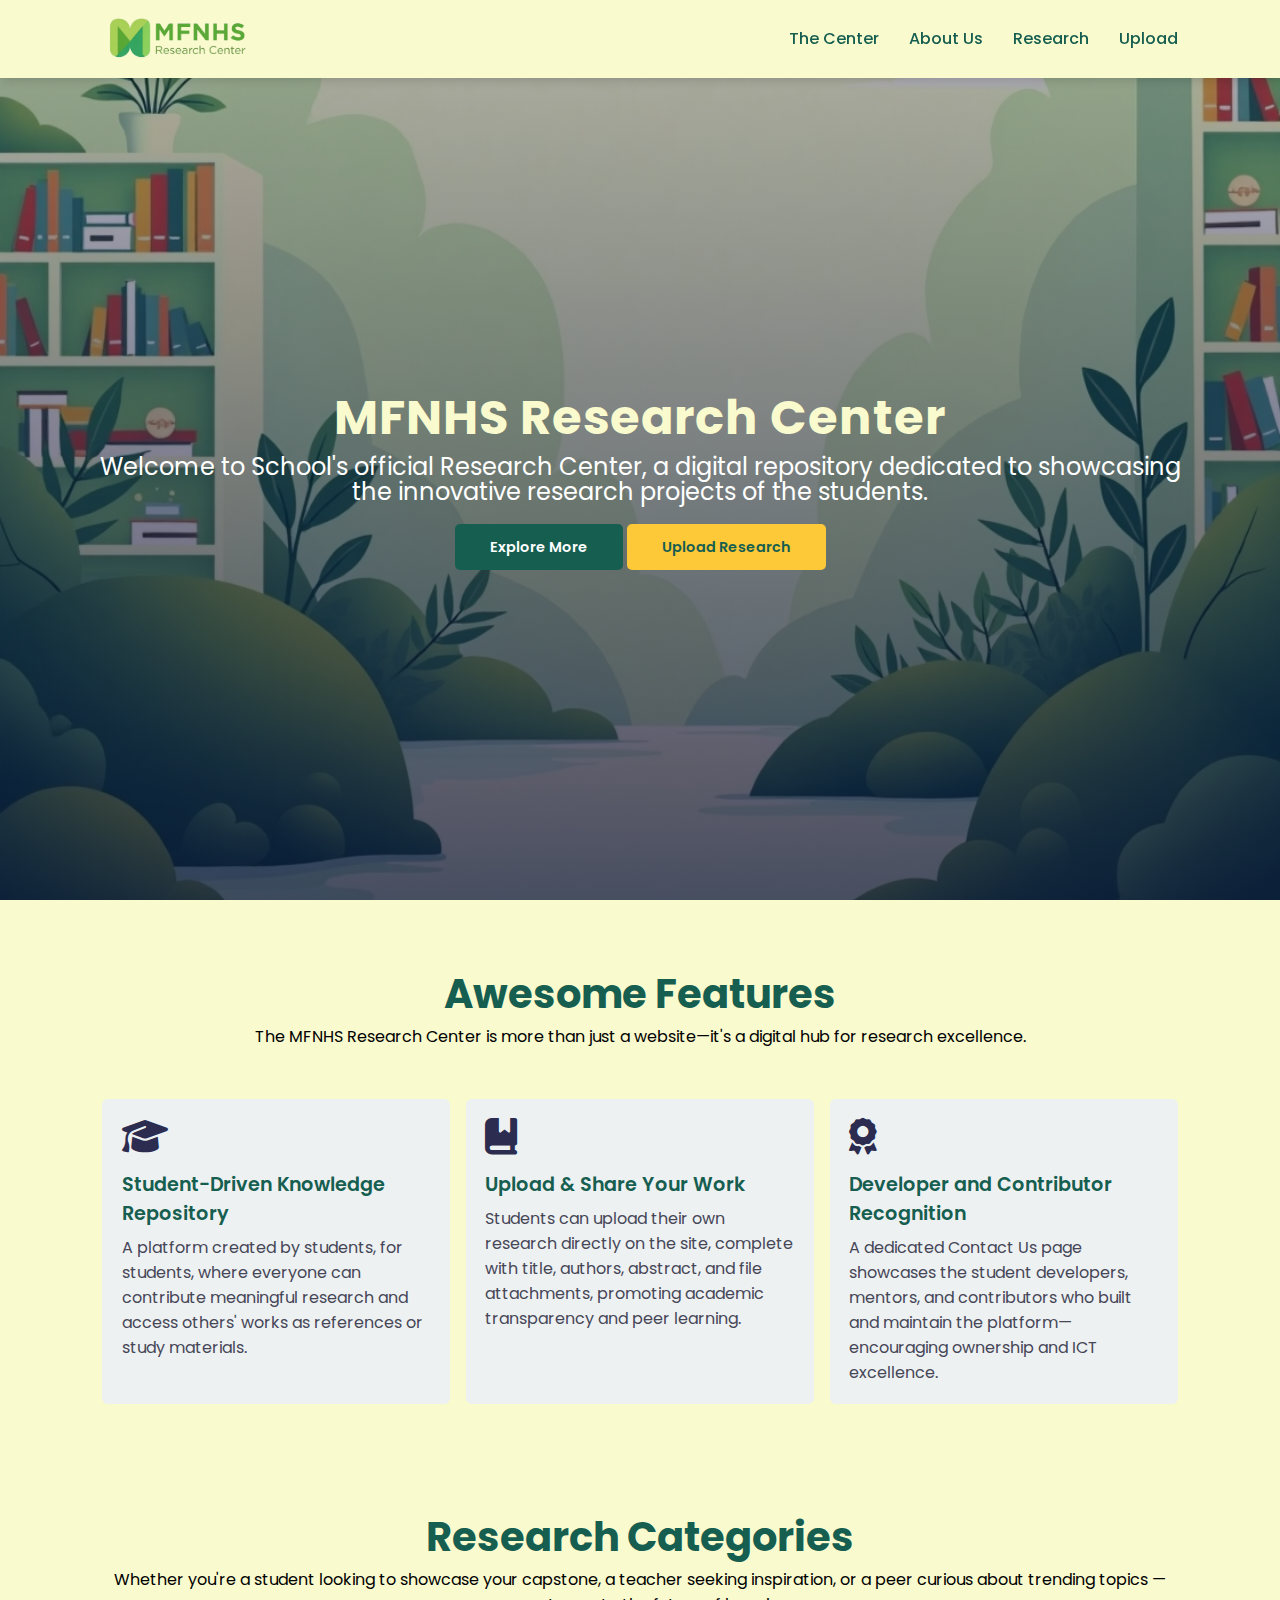
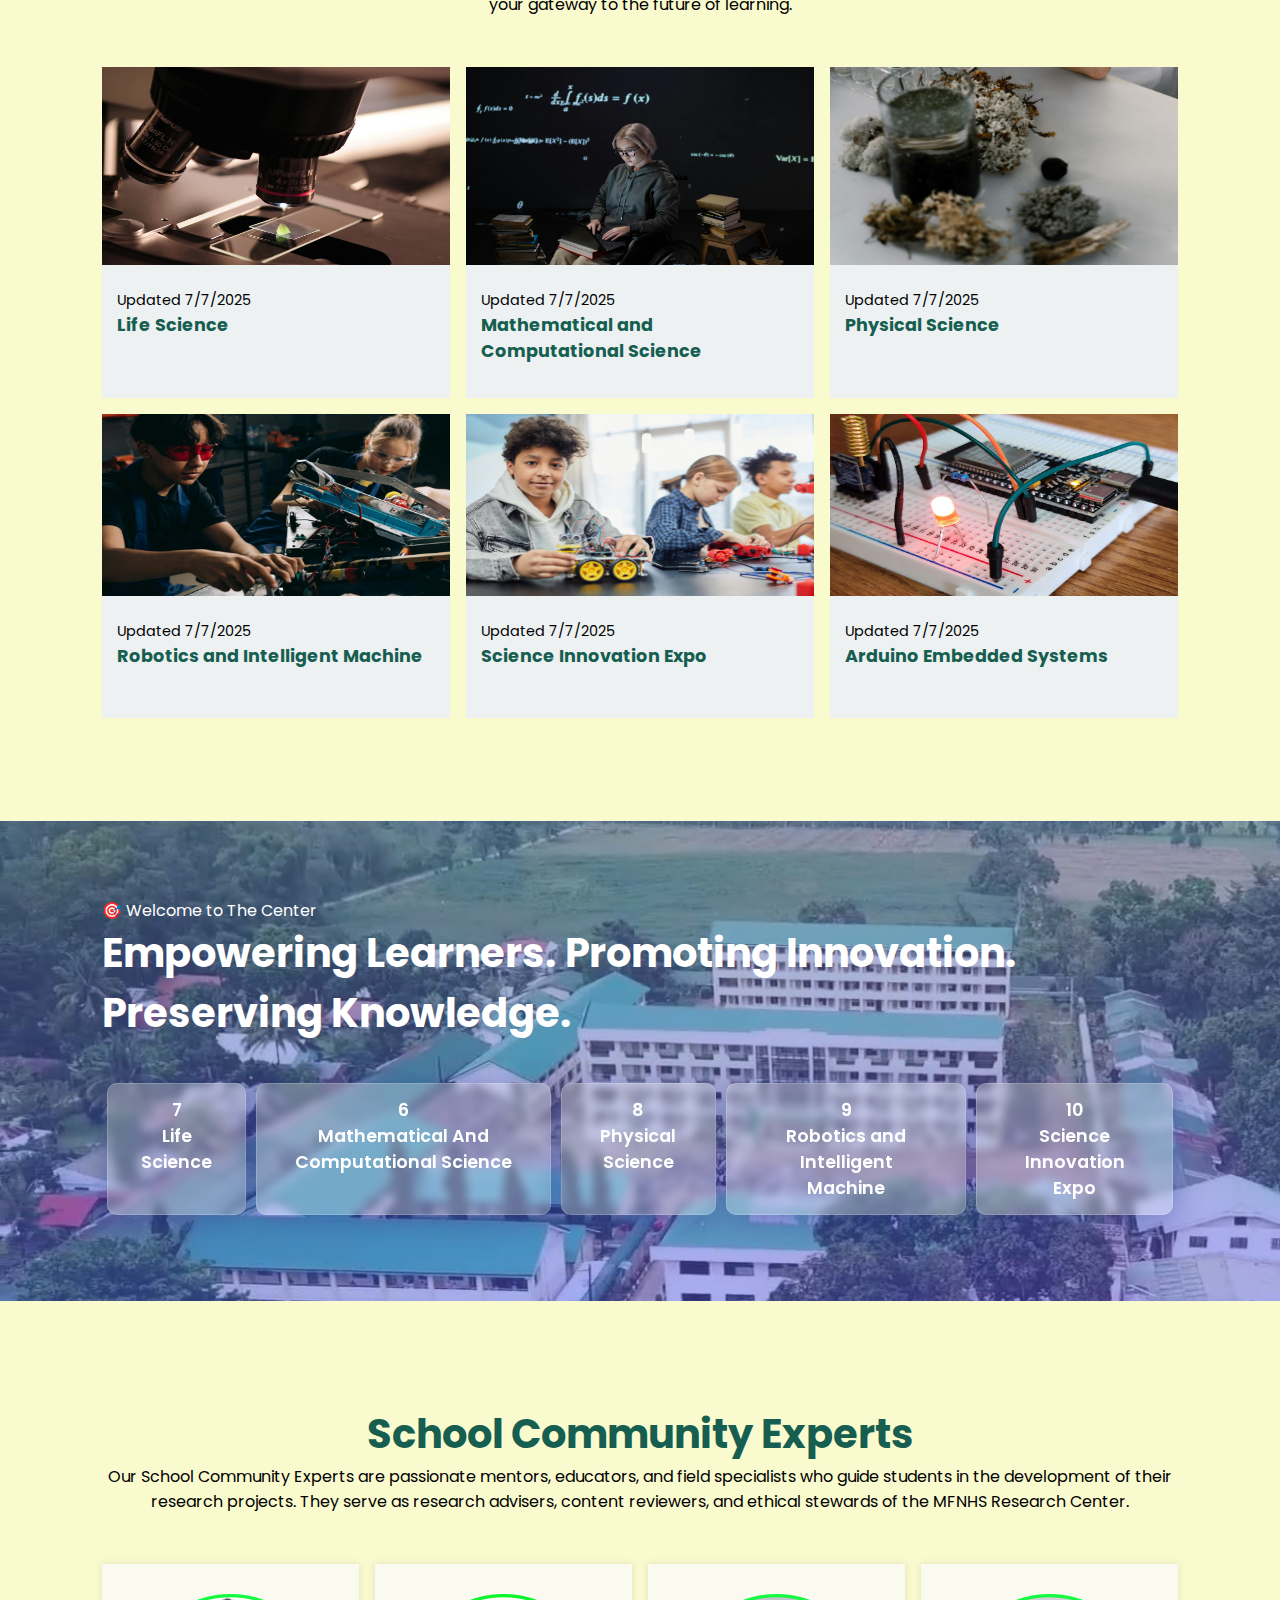
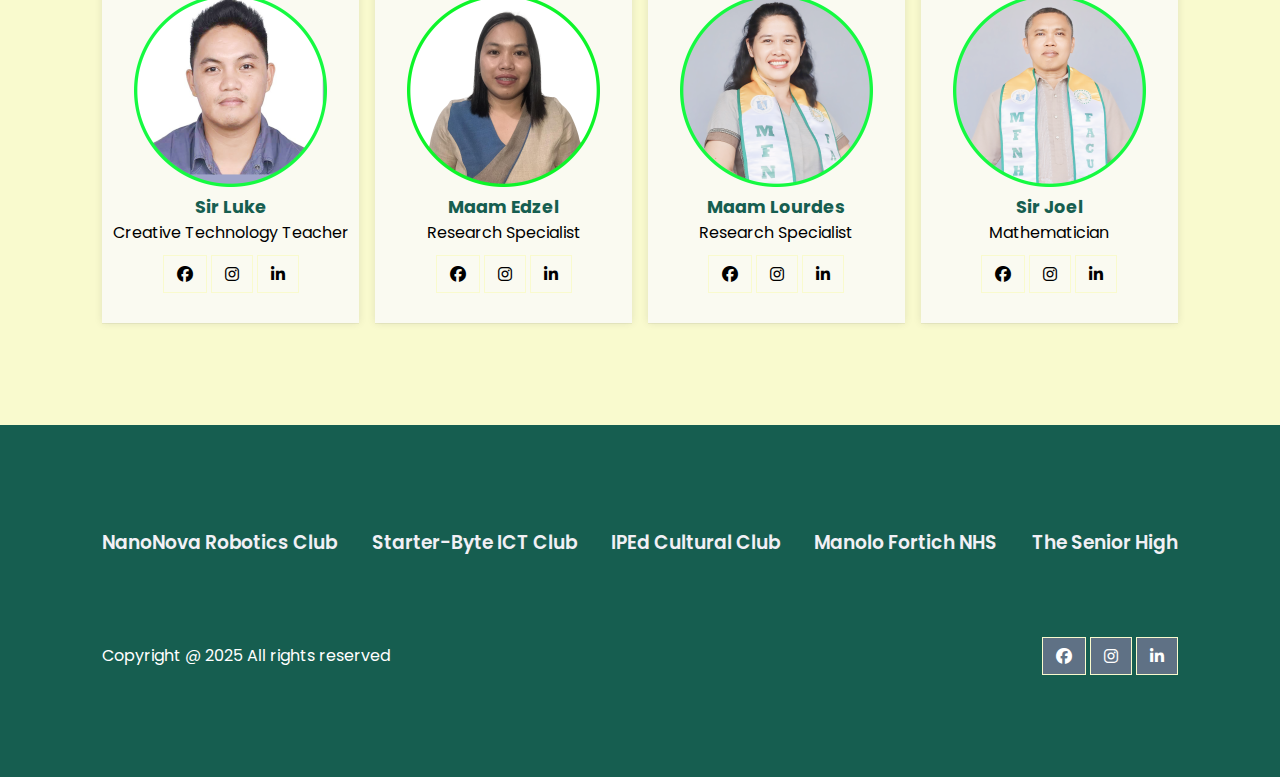
<file: index.html>
<!DOCTYPE html>
<html lang="en">
<head>
	<meta charset="UTF-8">
	<meta name="viewport" content="width=device-width, initial-scale=1.0">
	<title>MFNHS Research Center</title>
	<!-- Add the favicon -->
	<link rel="icon" type="image/x-icon" href="img/TheCenterFavIcon.png">
	<!-- font Awesome CDN link -->
	<link rel="stylesheet" href="https://cdnjs.cloudflare.com/ajax/libs/font-awesome/6.1.1/css/all.min.css" />

	<!-- External CSS -->
	<link rel="stylesheet" href="style.css">

	<!-- JQuery CDN link -->
	<script src="https://code.jquery.com/jquery-3.6.0.min.js" integrity="sha256-/xUj+3OJU5yExlq6GSYGSHk7tPXikynS7ogEvDej/m4=" crossorigin="anonymous"></script>
</head>
<body>
	<!-- Navigation start -->
	<nav>
		<img src="img/The Center Logo .png" class="logo" alt="">

		<div class="navigation">
			<ul>
				<i id="menu-close" class="fas fa-times"></i>
				<li><a href="index.html" class="active">The Center</a></li>
				<li><a href="about.html">About Us</a></li>
				<li><a href="research.html">Research</a></li>
				<li><a href="upload.html">Upload</a></li>
			</ul>

			<img src="img/menu.png" id="menu-btn" alt="">
		</div>
	</nav>
	<!-- Navigation ends -->


	<!-- Hero section starts from here -->
	<section id="home">
		<h2>
			MFNHS Research Center
		</h2>
		<p>
			Welcome to School's official Research Center, a digital repository dedicated to showcasing the innovative research projects of the students.
		</p>
		<div class="btn">
			<a href="research.html" class="blue">Explore More</a>
			<a href="upload.html" class="yellow">Upload Research</a>
		</div>
	</section>
	<!-- Hero section ends from here -->


	<!-- Features section starts from here -->
	<section id="features">
		<h1>Awesome Features</h1>
		<p>The MFNHS Research Center is more than just a website—it's a digital hub for research excellence.</p>

		<div class="fea-base">
			<div class="fea-box">
				<i class="fas fa-graduation-cap"></i>
				<h3>Student-Driven Knowledge Repository</h3>
				<p>
					A platform created by students, for students, where everyone can contribute meaningful research and access others' works as references or study materials.
				</p>
			</div>

			<div class="fea-box">
				<i class="fa-solid fa-book-bookmark"></i>
				<h3>Upload & Share Your Work</h3>
				<p>
					Students can upload their own research directly on the site, complete with title, authors, abstract, and file attachments, promoting academic transparency and peer learning.
				</p>
			</div>

			<div class="fea-box">
				<i class="fas fa-award"></i>
				<h3>Developer and Contributor Recognition</h3>
				<p>
					A dedicated Contact Us page showcases the student developers, mentors, and contributors who built and maintain the platform—encouraging ownership and ICT excellence.
				</p>
			</div>
		</div>
	</section>
	<!-- Features section ends from here -->


	<!-- Courses section starts from here -->
	<section id="course">
		<h1>Research Categories</h1>
		<p>Whether you're a student looking to showcase your capstone, a teacher seeking inspiration, or a peer curious about trending topics — your gateway to the future of learning.</p>

		<div class="course-box">
			<div class="courses">
				<img src="img/LS.jpg" alt="">
				<div class="details">
					<span>Updated 7/7/2025</span>
					<h6><a href="https://drive.google.com/drive/folders/1DIlmC2Z9BE9HoiJ4RVZo1FhT3Q3OTT14?usp=drive_link" target="_blank">Life Science</a></h6>
				</div>
			</div>

			<div class="courses">
				<img src="img/Math.jpg" alt="">
				<div class="details">
					<span>Updated 7/7/2025</span>
					<h6><a href="https://drive.google.com/drive/folders/16We6rsxNaTHyxtaIqEUikhZByvW-ARwI?usp=drive_link "target="_blank">Mathematical and Computational Science</a></h6>
				</div>
			</div>

			<div class="courses">
				<img src="img/PS.jpg" alt="">
				<div class="details">
					<span>Updated 7/7/2025</span>
					<h6><a href="https://drive.google.com/drive/folders/11B2BiEIe0wa4LZTFcBHRcNt8DxtIgsyq?usp=drive_link "target="_blank">Physical Science</a></h6>
				</div>
			</div>

			<div class="courses">
				<img src="img/RIM.jpg" alt="">
				<div class="details">
					<span>Updated 7/7/2025</span>
					<h6><a href="https://drive.google.com/drive/folders/16mzVzWmZOBeMLPMhukks2_MK69JOBWQ9?usp=drive_link "target="_blank">Robotics and Intelligent Machine</a></h6>
				</div>
			</div>

			<div class="courses">
				<img src="img/SIE.jpg" alt="">
				<div class="details">
					<span>Updated 7/7/2025</span>
					<h6><a href="https://drive.google.com/drive/folders/1IrEkpajM_Q3rf2ZRdfS5iwK7FAHbQV81?usp=drive_link "target="_blank">Science Innovation Expo</a></h6>
				</div>
			</div>
			
			<div class="courses">
				<img src="img/Arduni.jpg" alt="">
				<div class="details">
					<span>Updated 7/7/2025</span>
					<h6><a href="https://drive.google.com/drive/folders/1hVg-Rsf_dfC-L6xLdXC-bdImrbjHtvLh?usp=drive_link" target="_blank">Arduino Embedded Systems</a></h6>
				</div>
			</div>
			<!-- Courses selections ends from here -->
		</div>
	</section>
	<!-- Courses section ends from here -->


	<!-- Registration section starts from here -->
	<section id="registration">
		<div class="reminder">
			<p>🎯 Welcome to The Center</p>
			<h1>Empowering Learners. Promoting Innovation. Preserving Knowledge.</h1>

			<div class="time">
				<div class="date">7 <br> Life Science</div>
				<div class="date">6 <br> Mathematical And Computational Science</div>
				<div class="date">8 <br> Physical Science</div>
				<div class="date">9 <br> Robotics and Intelligent Machine</div>
				<div class="date">10 <br> Science Innovation Expo</div>
			</div>
		</div>
	</section>
	<!-- Registration section ends from here -->


	<!-- Experts section starts from here -->
	<section id="experts">
		<h1>School Community Experts</h1>
		<p>Our School Community Experts are passionate mentors, educators, and field specialists who guide students in the development of their research projects. They serve as research advisers, content reviewers, and ethical stewards of the MFNHS Research Center. </p>
		<div class="expert-box">
			<div class="profile">
				<img src="img/CARIAGA.png" alt="">
				<h6>Sir Luke</h6>
				<p>Creative Technology Teacher</p>
				<div class="pro-links">
					<i class="fab fa-facebook"></i>
					<i class="fab fa-instagram"></i>
					<i class="fab fa-linkedin-in"></i>
				</div>
			</div>

			<div class="profile">
				<img src="img/MAAM EDZY.png" alt="">
				<h6>Maam Edzel</h6>
				<p>Research Specialist</p>
				<div class="pro-links">
					<i class="fab fa-facebook"></i>
					<i class="fab fa-instagram"></i>
					<i class="fab fa-linkedin-in"></i>
				</div>
			</div>

			<div class="profile">
				<img src="img/MAAM LOURDES.png" alt="">
				<h6>Maam Lourdes</h6>
				<p>Research Specialist</p>
				<div class="pro-links">
					<i class="fab fa-facebook"></i>
					<i class="fab fa-instagram"></i>
					<i class="fab fa-linkedin-in"></i>
				</div>
			</div>

			<div class="profile">
				<img src="img/SIR CARAMPIL.png" alt="">
				<h6>Sir Joel</h6>
				<p>Mathematician</p>
				<div class="pro-links">
					<i class="fab fa-facebook"></i>
					<i class="fab fa-instagram"></i>
					<i class="fab fa-linkedin-in"></i>
				</div>
			</div>
		</div>
	</section>
	<!-- Experts section ends from here -->

	<!-- Footer section starts from here -->
	<footer>
		<div class="footer-col">
			<h3><a href="https://www.facebook.com/profile.php?id=61566322543509" target="_blank">NanoNova Robotics Club</a></h3>
			<!--<li>Manage Reputation</li>
			<li>Power Tools</li>
			<li>Managed Website</li>
			<li>Marketing Service</li>-->
		</div>

		<div class="footer-col">
			<h3><a href="https://www.facebook.com/profile.php?id=61568667508879" target="_blank">Starter-Byte ICT Club</a></h3>
			<!--<li>Jobs</li>
			<li>Marketing Service</li>
			<li>Top Products</li>
			<li>Manage Reputation</li>-->
		</div>

		<div class="footer-col">
			<h3><a href="https://www.facebook.com/profile.php?id=61577252848389" target="_blank">IPEd Cultural Club</a></h3>
			<!--<li>Managed Website</li>
			<li>Manage Reputation</li>
			<li>Top Products</li>
			<li>Marketing Service</li>-->
		</div>

		<div class="footer-col">
			<h3><a href="https://www.facebook.com/ManoloFortichNHSOfficial/" target="_blank">Manolo Fortich NHS</a></h3>
			<!--<li>Research</li>
			<li>Experts</li>
			<li>Managed Website</li>
			<li>Marketing Service</li>-->
		</div>

		<div class="footer-col">
			<h3><a href="#" target="_blank">The Senior High</a></h3>
		</div>

		<div class="copyright">
			<p>
				Copyright @ 2025 All rights reserved
			</p>
			<div class="pro-links">
				<i class="fab fa-facebook"></i>
				<i class="fab fa-instagram"></i>
				<i class="fab fa-linkedin-in"></i>
			</div>
		</div>
	</footer>
	<!-- Footer section ends from here -->

	<script>
		// Show menu links on burger click
		$('#menu-btn').click(function(){
			$('nav .navigation ul').addClass('active')
		});

		// Hide navbar on click function
		$('#menu-close').click(function(){
			$('nav .navigation ul').removeClass('active')
		});
	</script>
</body>
</html>
</file>
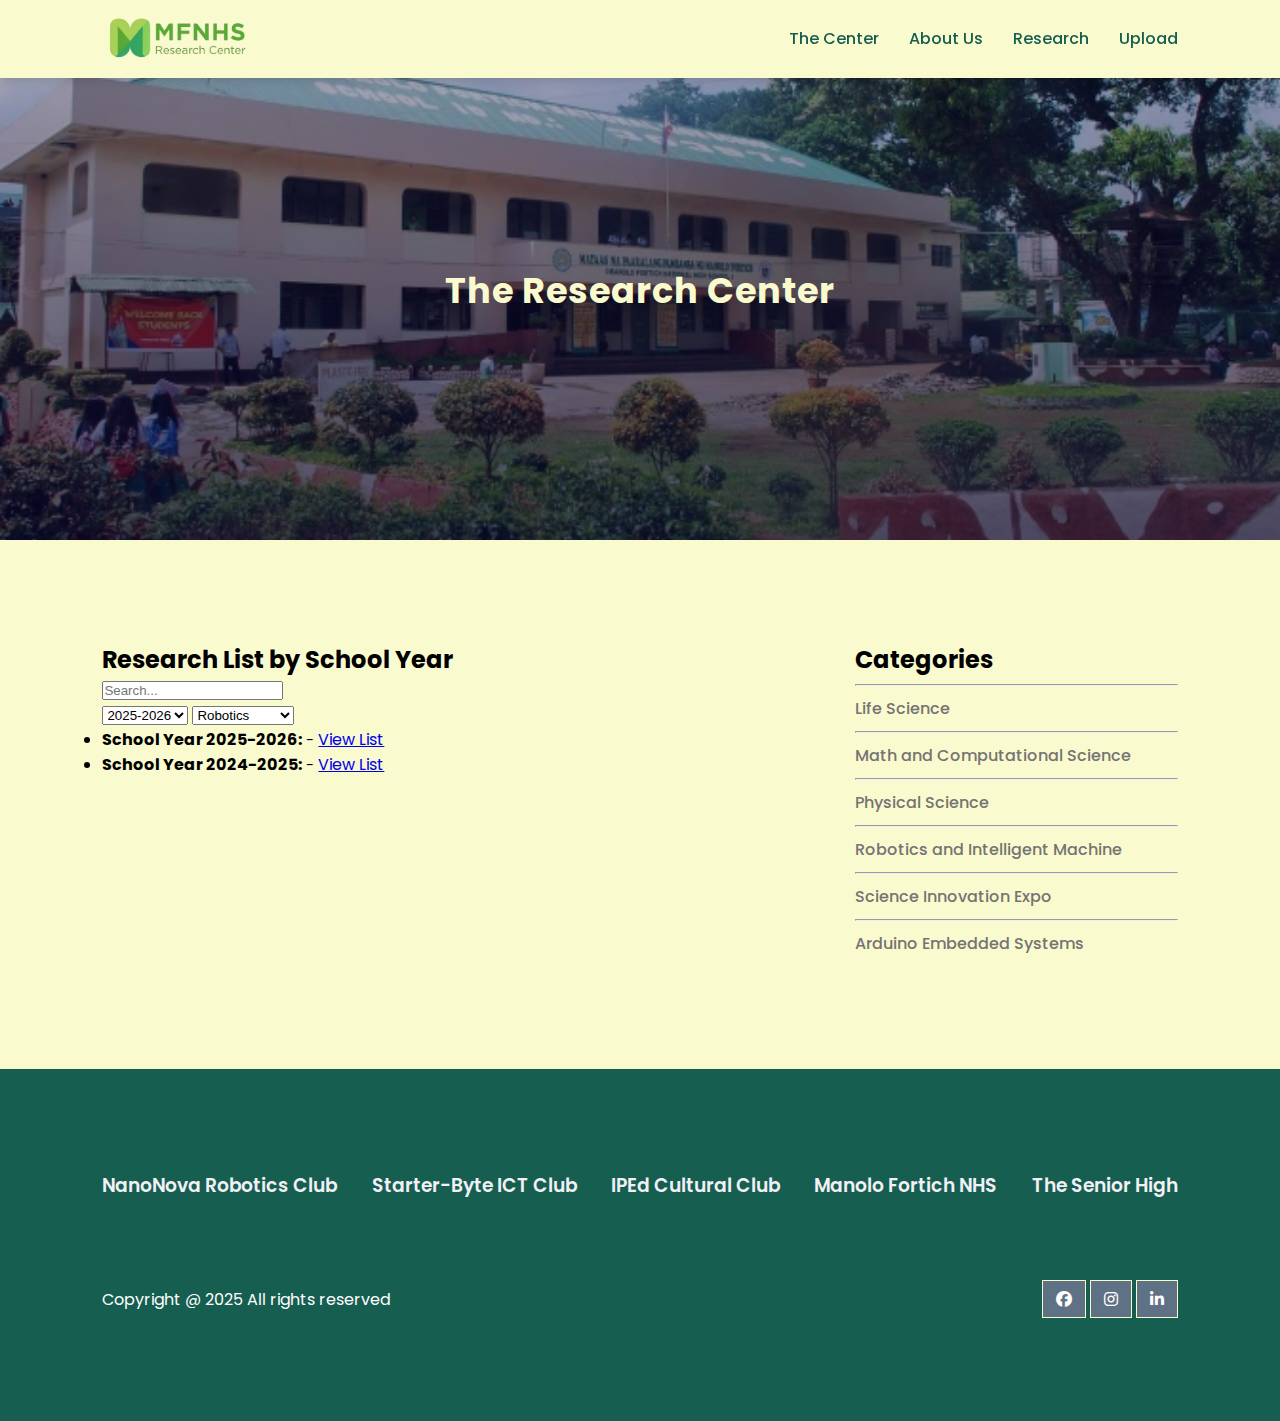
<file: research.html>
<!DOCTYPE html>
<html lang="en">
<head>
	<meta charset="UTF-8">
	<meta name="viewport" content="width=device-width, initial-scale=1.0">
	<title>MFNHS Research Center</title>
	<!-- Add the favicon -->
	<link rel="icon" type="image/x-icon" href="img/TheCenterFavIcon.png">
	<!-- font Awesome CDN link -->
	<link rel="stylesheet" href="https://cdnjs.cloudflare.com/ajax/libs/font-awesome/6.1.1/css/all.min.css" />

	<!-- External CSS -->
	<link rel="stylesheet" href="style.css">
	<link rel="stylesheet" href="about.css">
	<link rel="stylesheet" href="blog.css">

	<!-- JQuery CDN link -->
	<script src="https://code.jquery.com/jquery-3.6.0.min.js" integrity="sha256-/xUj+3OJU5yExlq6GSYGSHk7tPXikynS7ogEvDej/m4=" crossorigin="anonymous"></script>
</head>
<body>
	<!-- Navigation start -->
	<nav>
		<img src="img/The Center Logo .png" class="logo" alt="">

		<div class="navigation">
			<ul>
				<i id="menu-close" class="fas fa-times"></i>
				<li><a href="index.html" class="active">The Center</a></li>
				<li><a href="about.html">About Us</a></li>
				<li><a href="research.html">Research</a></li>
				<li><a href="upload.html">Upload</a></li>
			</ul>

			<img src="img/menu.png" id="menu-btn" alt="">
		</div>
	</nav>
	<!-- Navigation ends -->


	<!-- Hero section starts from here -->
	<section id="about-home">
		<h2>
			The Research Center
		</h2>
	</section>
	<!-- Hero section ends from here -->
	
	<!-- Blog container starts from here -->
	<section id="blog-container">
		<div class="blogs">
			<h2>Research List by School Year</h2>
			<input type="text" placeholder="Search..." id="searchBox">
			<div class="filters">
			  <select id="yearFilter">
				<option value="2024-2025">2025-2026</option>
				<option value="2024-2025">2024-2025</option>
			  </select>
			  <select id="categoryFilter">
				<option value="Robotics">Robotics</option>
				<option value="Life Sciences">Life Sciences</option>
			  </select>
			</div>
			<ul id="researchResults">
			  <li><strong>School Year 2025-2026:</strong> <span>-</span> <a href="https://drive.google.com/drive/folders/1YNXG_9KIEquH6YjYa0Q7za6pR1glL0A3?usp=sharing" target="_blank">View List</a> <!--| <a href="#">Download</a></li> -->
			  <li><strong>School Year 2024-2025:</strong> <span>-</span> <a href="https://drive.google.com/drive/folders/1ik1gWdjL3gRS3VFALugnpy87-Kj00Cty?usp=sharing" target="_blank">View List</a> <!--| <a href="#">Download</a></li> -->
			</ul>
		</div>
		<div class="cate">
			<h2>Categories</h2>
			<hr>
			<a href="https://drive.google.com/drive/folders/1DIlmC2Z9BE9HoiJ4RVZo1FhT3Q3OTT14?usp=drive_link" target="_blank">Life Science</a>
			<hr>
			<a href="https://drive.google.com/drive/folders/16We6rsxNaTHyxtaIqEUikhZByvW-ARwI?usp=drive_link "target="_blank">Math and Computational Science</a>
			<hr>
			<a href="https://drive.google.com/drive/folders/11B2BiEIe0wa4LZTFcBHRcNt8DxtIgsyq?usp=drive_link "target="_blank">Physical Science</a>
			<hr>
			<a href="https://drive.google.com/drive/folders/16mzVzWmZOBeMLPMhukks2_MK69JOBWQ9?usp=drive_link "target="_blank">Robotics and Intelligent Machine</a>
			<hr>
			<a href="https://drive.google.com/drive/folders/1IrEkpajM_Q3rf2ZRdfS5iwK7FAHbQV81?usp=drive_link "target="_blank">Science Innovation Expo</a>
			<hr>
			<a href="https://drive.google.com/drive/folders/1hVg-Rsf_dfC-L6xLdXC-bdImrbjHtvLh?usp=drive_link" target="_blank">Arduino Embedded Systems</a>
		</div>
	</section>
	<!-- Blog container ends from here -->

	<!-- Footer section starts from here -->
	<footer>
		<div class="footer-col">
			<h3><a href="https://www.facebook.com/profile.php?id=61566322543509" target="_blank">NanoNova Robotics Club</a></h3>
			<!--<li>Manage Reputation</li>
			<li>Power Tools</li>
			<li>Managed Website</li>
			<li>Marketing Service</li>-->
		</div>

		<div class="footer-col">
			<h3><a href="https://www.facebook.com/profile.php?id=61568667508879" target="_blank">Starter-Byte ICT Club</a></h3>
			<!--<li>Jobs</li>
			<li>Marketing Service</li>
			<li>Top Products</li>
			<li>Manage Reputation</li>-->
		</div>

		<div class="footer-col">
			<h3><a href="https://www.facebook.com/profile.php?id=61577252848389" target="_blank">IPEd Cultural Club</a></h3>
			<!--<li>Managed Website</li>
			<li>Manage Reputation</li>
			<li>Top Products</li>
			<li>Marketing Service</li>-->
		</div>

		<div class="footer-col">
			<h3><a href="https://www.facebook.com/ManoloFortichNHSOfficial/" target="_blank">Manolo Fortich NHS</a></h3>
			<!--<li>Research</li>
			<li>Experts</li>
			<li>Managed Website</li>
			<li>Marketing Service</li>-->
		</div>

		<div class="footer-col">
			<h3><a href="#" target="_blank">The Senior High</a></h3>
		</div>

		<div class="copyright">
			<p>
				Copyright @ 2025 All rights reserved
			</p>
			<div class="pro-links">
				<i class="fab fa-facebook"></i>
				<i class="fab fa-instagram"></i>
				<i class="fab fa-linkedin-in"></i>
			</div>
		</div>
	</footer>
	<!-- Footer section ends from here -->

	<script>
		// Show menu links on burger click
		$('#menu-btn').click(function(){
			$('nav .navigation ul').addClass('active')
		});

		// Hide navbar on click function
		$('#menu-close').click(function(){
			$('nav .navigation ul').removeClass('active')
		});
	</script>

	<script>
			//Prevent Right Click / Context Menu
		  document.addEventListener('contextmenu', function (e) {
			e.preventDefault();
		  });
	</script>

	<script>
		  document.addEventListener('keydown', function (e) {
			// Disable Ctrl+S and Ctrl+U
			if ((e.ctrlKey || e.metaKey) && e.key.toLowerCase() === 's') {
			  e.preventDefault();
			  alert("Saving this page is disabled.");
			}

			// Ctrl+U = View source
			if ((e.ctrlKey || e.metaKey) && e.key.toLowerCase() === 'u') {
			  e.preventDefault();
			}

			// F12 = Dev tools
			if (e.keyCode === 123) {
			  e.preventDefault();
			}
		  });
	</script>
</body>
</html>
</file>
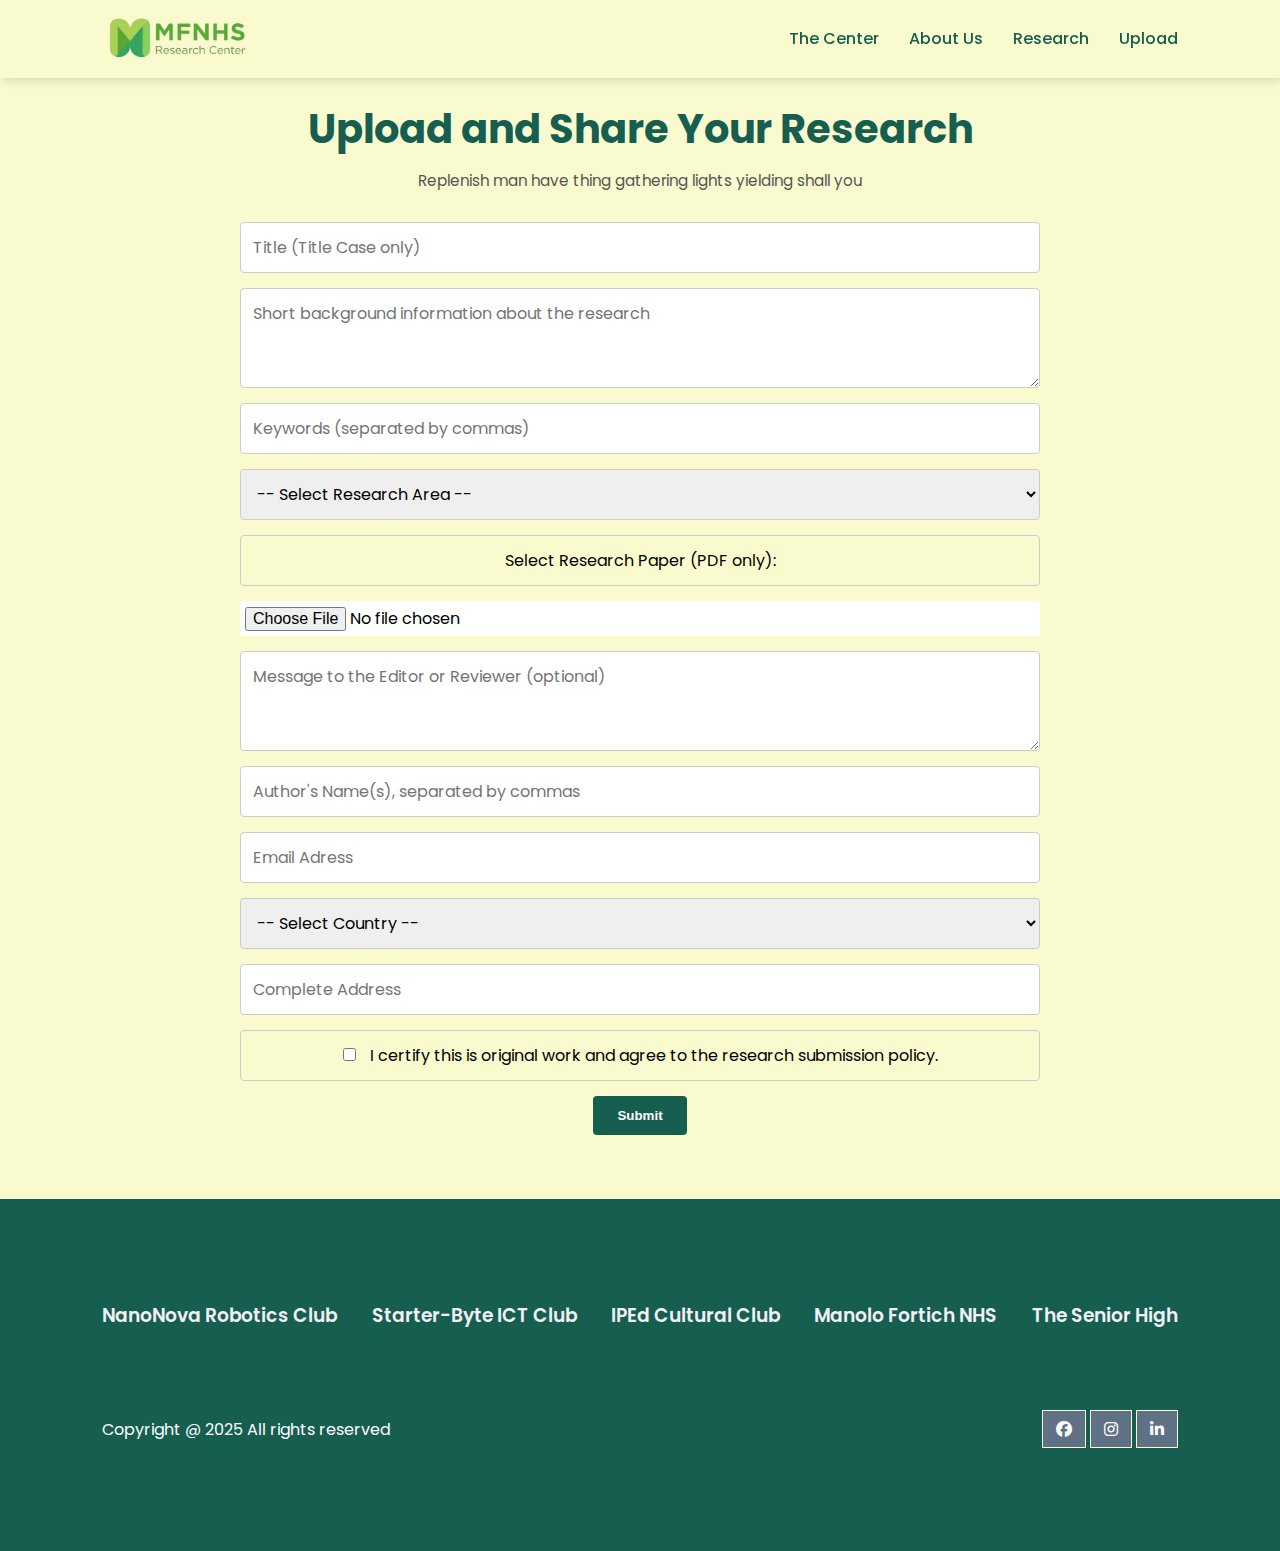
<file: upload.html>
<!DOCTYPE html>
<html lang="en">
<head>
	<meta charset="UTF-8">
	<meta name="viewport" content="width=device-width, initial-scale=1.0">
	<title>MFNHS Research Center</title>
	<!-- Add the favicon -->
	<link rel="icon" type="image/x-icon" href="img/TheCenterFavIcon.png">
	<!-- font Awesome CDN link -->
	<link rel="stylesheet" href="https://cdnjs.cloudflare.com/ajax/libs/font-awesome/6.1.1/css/all.min.css" />

	<!-- External CSS -->
	<link rel="stylesheet" href="style.css">
	

	<!-- JQuery CDN link -->
	<script src="https://code.jquery.com/jquery-3.6.0.min.js" integrity="sha256-/xUj+3OJU5yExlq6GSYGSHk7tPXikynS7ogEvDej/m4=" crossorigin="anonymous"></script>
</head>
<body>
	<!-- Navigation start -->
	<nav>
		<img src="img/The Center Logo .png" class="logo" alt="">

		<div class="navigation">
			<ul>
				<i id="menu-close" class="fas fa-times"></i>
				<li><a href="index.html" class="active">The Center</a></li>
				<li><a href="about.html">About Us</a></li>
				<li><a href="research.html">Research</a></li>
				<li><a href="upload.html">Upload</a></li>
			</ul>

			<img src="img/menu.png" id="menu-btn" alt="">
		</div>
	</nav>
	<!-- Navigation ends -->


	<!-- Hero section starts from here -->
	<section id="about-home">
		<h2>
			Courses
		</h2>
		
	</section>
	<!-- Hero section ends from here -->

		<!-- Courses section starts from here -->
	<section id="formupload">
		<h1>Upload and Share Your Research</h1>
		<p>Replenish man have thing gathering lights yielding shall you</p>

		<form id="uploadForm" enctype="multipart/form-data">
			<input type="text" name="title" placeholder="Title (Title Case only)" required pattern="^(?![A-Z\s]+$).+">
				  <textarea name="abstract" placeholder="Short background information about the research" required></textarea>
			<input type="text" name="keywords" placeholder="Keywords (separated by commas)" required>
				  <select name="area" required>
						<option value="">-- Select Research Area --</option>
						<option>Life Science</option>
						<option>Physical Science</option>
						<option>Math and Computational Science</option>
						<option>Robotics and Intelligent Machine</option>
						<option>Science Innovation Expo</option>
						<option>Arduino Embedded Systems</option>
						<option>Aeronautics Research</option>
				  </select>
				  
						<label>Select Research Paper (PDF only):</label>
				  <input type="file" name="pdf" accept="application/pdf" required>
					<textarea name="message" placeholder="Message to the Editor or Reviewer (optional)"></textarea>
				  <input type="text" name="authors" placeholder="Author's Name(s), separated by commas" required>
				  <input type="text" name="emailadd" placeholder="Email Adress" required>
			
				  <select name="country" id="country" required>
						<option value="">-- Select Country --</option>
				  </select>
						
						<input type="text" name="address" placeholder="Complete Address" required>
					<label>
						<input type="checkbox" required> I certify this is original work and agree to the research submission policy.
					</label>
						<button type="submit">Submit</button>
			</form>
	</section>
	<!-- Courses section ends from here -->

	<!-- Footer section starts from here -->
	<footer>
		<div class="footer-col">
			<h3><a href="https://www.facebook.com/profile.php?id=61566322543509" target="_blank">NanoNova Robotics Club</a></h3>
			<!--<li>Manage Reputation</li>
			<li>Power Tools</li>
			<li>Managed Website</li>
			<li>Marketing Service</li>-->
		</div>

		<div class="footer-col">
			<h3><a href="https://www.facebook.com/profile.php?id=61568667508879" target="_blank">Starter-Byte ICT Club</a></h3>
			<!--<li>Jobs</li>
			<li>Marketing Service</li>
			<li>Top Products</li>
			<li>Manage Reputation</li>-->
		</div>

		<div class="footer-col">
			<h3><a href="https://www.facebook.com/profile.php?id=61577252848389" target="_blank">IPEd Cultural Club</a></h3>
			<!--<li>Managed Website</li>
			<li>Manage Reputation</li>
			<li>Top Products</li>
			<li>Marketing Service</li>-->
		</div>

		<div class="footer-col">
			<h3><a href="https://www.facebook.com/ManoloFortichNHSOfficial/" target="_blank">Manolo Fortich NHS</a></h3>
			<!--<li>Research</li>
			<li>Experts</li>
			<li>Managed Website</li>
			<li>Marketing Service</li>-->
		</div>

		<div class="footer-col">
			<h3><a href="#" target="_blank">The Senior High</a></h3>
		</div>

		<div class="copyright">
			<p>
				Copyright @ 2025 All rights reserved
			</p>
			<div class="pro-links">
				<i class="fab fa-facebook"></i>
				<i class="fab fa-instagram"></i>
				<i class="fab fa-linkedin-in"></i>
			</div>
		</div>
	</footer>
	<!-- Footer section ends from here -->

	<script>
		// Show menu links on burger click
		$('#menu-btn').click(function(){
			$('nav .navigation ul').addClass('active')
		});

		// Hide navbar on click function
		$('#menu-close').click(function(){
			$('nav .navigation ul').removeClass('active')
		});
		// Show menu links on burger click
	</script>
	
	
	<script src="script.js">
	// Script for file upload
	</script>
	
	<script>
		  const countries = [
			"Afghanistan", "Albania", "Algeria", "Andorra", "Angola", "Argentina", "Armenia", "Australia", "Austria", "Azerbaijan",
			"Bahamas", "Bahrain", "Bangladesh", "Barbados", "Belarus", "Belgium", "Belize", "Benin", "Bhutan", "Bolivia",
			"Bosnia and Herzegovina", "Botswana", "Brazil", "Brunei", "Bulgaria", "Burkina Faso", "Burundi",
			"Cambodia", "Cameroon", "Canada", "Cape Verde", "Central African Republic", "Chad", "Chile", "China", "Colombia", "Comoros",
			"Costa Rica", "Croatia", "Cuba", "Cyprus", "Czech Republic", "Denmark", "Djibouti", "Dominica", "Dominican Republic",
			"Ecuador", "Egypt", "El Salvador", "Equatorial Guinea", "Eritrea", "Estonia", "Eswatini", "Ethiopia",
			"Fiji", "Finland", "France",
			"Gabon", "Gambia", "Georgia", "Germany", "Ghana", "Greece", "Grenada", "Guatemala", "Guinea", "Guyana",
			"Haiti", "Honduras", "Hungary",
			"Iceland", "India", "Indonesia", "Iran", "Iraq", "Ireland", "Israel", "Italy",
			"Jamaica", "Japan", "Jordan",
			"Kazakhstan", "Kenya", "Kiribati", "Kuwait", "Kyrgyzstan",
			"Laos", "Latvia", "Lebanon", "Lesotho", "Liberia", "Libya", "Liechtenstein", "Lithuania", "Luxembourg",
			"Madagascar", "Malawi", "Malaysia", "Maldives", "Mali", "Malta", "Marshall Islands", "Mauritania", "Mauritius", "Mexico",
			"Micronesia", "Moldova", "Monaco", "Mongolia", "Montenegro", "Morocco", "Mozambique", "Myanmar (Burma)",
			"Namibia", "Nauru", "Nepal", "Netherlands", "New Zealand", "Nicaragua", "Niger", "Nigeria", "North Korea", "North Macedonia", "Norway",
			"Oman",
			"Pakistan", "Palau", "Panama", "Papua New Guinea", "Paraguay", "Peru", "Philippines", "Poland", "Portugal",
			"Qatar",
			"Romania", "Russia", "Rwanda",
			"Saint Kitts and Nevis", "Saint Lucia", "Saint Vincent and the Grenadines", "Samoa", "San Marino", "Saudi Arabia", "Senegal", "Serbia", "Seychelles", "Sierra Leone", "Singapore", "Slovakia", "Slovenia", "Solomon Islands", "Somalia", "South Africa", "South Korea", "South Sudan", "Spain", "Sri Lanka", "Sudan", "Suriname", "Sweden", "Switzerland", "Syria",
			"Taiwan", "Tajikistan", "Tanzania", "Thailand", "Timor-Leste", "Togo", "Tonga", "Trinidad and Tobago", "Tunisia", "Turkey", "Turkmenistan", "Tuvalu",
			"Uganda", "Ukraine", "United Arab Emirates", "United Kingdom", "United States", "Uruguay", "Uzbekistan",
			"Vanuatu", "Vatican City", "Venezuela", "Vietnam",
			"Yemen",
			"Zambia", "Zimbabwe"
		  ];

		  const countrySelect = document.getElementById("country");

		  countries.sort().forEach(country => {
			const option = document.createElement("option");
			option.value = country;
			option.textContent = country;
			countrySelect.appendChild(option);
		  });
	</script>
	
	<!-- Pop-ups after clicking Submit -->
	<div id="uploadPopup" style="display: none;" class="popup-overlay">
		<div class="popup-content">
			<h3>Please wait...</h3>
			<p>We're uploading your research paper. This may take a minute. Please do not close the window.</p>
		</div>
	</div>

	<script>
		<!-- Pop-ups script -->
			document.getElementById("uploadForm").addEventListener("submit", function (e) {
			// Show popup immediately
			document.getElementById("uploadPopup").style.display = "flex";

		// Optional: simulate delay for testing only
		// setTimeout(() => this.submit(), 2000); // Only if you want to delay
		});
	</script>
</body>
</html>
</file>
<file: style.css>
@import url('https://fonts.googleapis.com/css2?family=Inter:wght@100;200;300;400;500&family=Poppins:ital,wght@0,100;0,200;0,300;0,400;0,500;0,600;0,700;0,800;0,900;1,700;1,800;1,900&display=swap');

*
{
	margin: 0;
	padding: 0;
	box-sizing: border-box;
}

body
{
	font-family: 'Poppins', sans-serif;
}

h1
{
	font-size: 2.5rem;
	font-weight: 700;
	color: rgb(22, 94, 80);
}

span
{
	font-size: .9rem;
}

h6
{
	font-size: 1.1rem;
	color: rgb(22, 94, 80);
}


/*------------- Navigation style start ------------*/
nav
{
	position: fixed;
	width: 100%;
	background-color: #f9face;
	display: flex;
	justify-content: space-between;
	align-items: center;
	padding: 1vw 8vw;
	box-shadow: 2px 2px 10px rgba(0, 0, 0, 0.15);
	z-index: 1;
}

nav .logo
{
	width: 150px;
	cursor: pointer;
}

nav .navigation
{
	display: flex;
}

#menu-btn
{
	width: 30px;
	height: 30px;
	display: none;
}

#menu-close
{
	display: none;
}

nav .navigation ul
{
	display: flex;
	justify-content: flex-end;
	align-items: center;
}

nav .navigation ul li
{
	list-style: none;
	margin-left: 30px;
}

nav .navigation ul li a
{
	text-decoration: none;
	color: rgb(22, 94, 80);
	font-size: 16px;
	font-weight: 500;
	transition: 0.3s ease;
}

/*nav .navigation ul li a.active,*/
nav .navigation ul li a:hover
{
	color: #FDC93B;

}
/*------------- Navigation style end ------------*/



/*------------- Hero section styling start --------------*/
#home
{
	background-image: linear-gradient(rgba(9, 5, 54, 0.3), rgba(5,4,46,0.7)), url("img/bb1.jpg");
	width: 100%;
	height: 100vh;
	background-size: cover;
	background-position: center center;
	display: flex;
	flex-direction: column;
	justify-content: center;
	align-items: center;
	text-align: center;
	padding-top: 40px;
}

#home h2
{
	color: #f9face;
	font-size: 3.0rem;
	letter-spacing: 1px;
}

#home p
{
	width: 85%;
	color: #fff;
	font-size: 1.5rem;
	line-height: 25px;
}

#home .btn
{
	margin-top: 30px;
}

#home a
{
	text-decoration: none;
	font-size: 0.9rem;
	padding: 13px 35px;
	background-color: #fff;
	font-weight: 600;
	border-radius: 5px;
}

#home a.blue
{
	color: #fff;
	background: rgb(22, 94, 80);
	transition: 0.3s ease;
}

#home a.blue:hover
{
	color: rgb(21, 21, 100);
	background: #fff;
}

#home a.yellow
{
	color: rgb(22, 94, 80);
	background: #fdc938;
	transition: 0.3s ease;
}

#home a.yellow:hover
{
	color: rgb(21, 21, 100);
	background: #fff;
}
/*------------- Hero section styling end --------------*/


/*------------- Features section styling start -------------*/
#features
{
	padding: 5vw 8vw 0 8vw;
	text-align: center;
	background-color: #f9face;
}

#features .fea-base
{
	display: grid;
	grid-template-columns: repeat(auto-fit, minmax(320px, 1fr));
	grid-gap: 1rem;
	margin-top: 50px;
}

#features .fea-box
{
	background: #edf1f2;
	text-align: start;
	padding: 1.2rem;
	border-radius: 6px;
}

#features .fea-box i
{
	font-size: 2.3rem;
	color: rgb(44, 44, 80);
}

#features .fea-box h3
{
	font-size: 1.2rem;
	font-weight: 600;
	color: rgb(22, 94, 80);
	padding: 13px 0 7px 0;
}

#features .fea-box p
{
	font-size: 1rem;
	font-weight: 400;
	color: rgb(70, 70, 87);
}
/*------------- Features section styling end -------------*/


/*------------- Courses section styling start ------------*/
#course
{
	padding: 8vw 8vw 8vw 8vw;
	text-align: center;
	background-color: #f9face;
}

#course a
{
	text-decoration: none;
	color: rgb(22, 94, 80);
}

#course .course-box
{
	display: grid;
	grid-template-columns: repeat(auto-fit, minmax(320px, 1fr));
	grid-gap: 1rem;
	margin-top: 50px;
}

#course .courses
{
	text-align: start;
	background: #edf1f2;
	height: 100%;
	position: relative;
}

#course .courses img
{
	width: 100%;
	height: 60%;
	background-size: cover;
	background-position: center;
}

#course .courses .details
{
	padding: 15px 15px 0 15px;
}

#course .courses .details i
{
	color: #fdc93b;
	font-size: .9rem;
}

#course .courses .cost
{
	background-color: rgb(74, 74, 136);
	color: #fff;
	line-height: 70px;
	width: 70px;
	height: 70px;
	text-align: center;
	border-radius: 50%;
	position: absolute;
	right: 15px;
	bottom: 100px;
}
/*------------- Courses section styling end ------------*/


/*------------- Registration section styling start ----------*/
#registration
{
	padding: 6vw 8vw 6vw 8vw;
	background-image: linear-gradient(rgba(99,112,168,0.5), rgba(81,91,233,0.5)),url("img/MFBackdrop.jpg");
	width: 100%;
	height: 100%;
	background-size: cover;
	background-position: center;
	display: flex;
	justify-content: space-between;
	align-items: center;
}

#registration .reminder, #registration .reminder h1
{
	color: #fff;
}

#registration .reminder .time
{
	display: flex;
	margin-top: 40px;
}

#registration .reminder .time .date
{
	text-align: center;
	padding: 13px 33px;
	background: rgba(255, 255, 255, 0.25);
	backdrop-filter: blur(4px);
	box-shadow: 0 8px 32px 0 rgba(31, 38, 135, 0.37);
	border-radius: 10px;
	margin: 0 5px 10px 5px;
	border: 1px solid rgba(255, 255, 255, 0.18);
	font-size: 1.1rem;
	font-weight: 600;
}

#registration .form
{
	background: #fff;
	border-radius: 8px;
	display: flex;
	flex-direction: column;
	padding: 40px;
	box-shadow: 0 8px 32px 0 rgba(31, 38, 135, 0.37);
}

#registration .form input
{
	margin: 15px 0;
	padding: 15px 10px;
	border: 1px solid rgb(84, 40, 241);
	outline: none;
}

#registration .form input::placeholder
{
	color: #413c3c;
	font-weight: 500;
	font-size: 0.9rem;
}

#registration .form .btn
{
	margin-top: 20px;
}

#registration .form a.yellow
{
	text-decoration: none;
	font-size: 0.9rem;
	padding: 13px 35px;
	background-color: #fff;
	font-weight: 600;
	border-radius: 5px;
	color: #fff;
	background: #fdc938;
	transition: 0.3s ease;
}

#registration .form a.yellow:hover
{
	color: rgb(21, 21, 100);
	background: #fff;
}
/*------------- Registration section styling end ----------*/



/*------------- Experts section styling starts ----------*/
#experts
{
	padding: 8vw 8vw 8vw 8vw;
	text-align: center;
	background-color: #f9face;
}

#experts .expert-box
{
	display: grid;
	grid-template-columns: repeat(auto-fit, minmax(250px, 1fr));
	grid-gap: 1rem;
	margin-top: 50px;
}

#experts .expert-box .profile
{
	background: #fafaf1;
	padding: 30px 10px;
	box-shadow: rgba(17, 17, 26, 0.05) 0px 1px 0px, rgba(17, 17, 26, 0.1) 0px 0px 8px;
}

#experts .expert-box .profile:hover
{
	box-shadow: rgba(0, 0, 0, 0.1) 0px 10px 50px;
}

.pro-links
{
	margin-top: 10px;
}

.pro-links i
{
	padding: 10px 13px;
	border: 1px solid #f9face;
	cursor: pointer;
	transition: 0.3s ease;
}

.pro-links i:hover
{
	background: rgb(22, 94, 80);
	color: #fff;
}
/*------------- Experts section styling ends ----------*/

/*------------- FormUpload section styling starts ------------*/
#formupload {
	padding: 5vw 8vw;
	background-color: #f9face;
	text-align: center;
}

#formupload h1 {
	color: rgb(22, 94, 80);
	margin-bottom: 10px;
}

#formupload p {
	color: #555;
	margin-bottom: 30px;
	font-size: 0.95rem;
}

#formupload form {
	display: flex;
	flex-direction: column;
	align-items: center;
	max-width: 800px;
	margin: 0 auto;
	gap: 15px;
}

#formupload form input,
#formupload form select,
#formupload form textarea,
#formupload form label {
	width: 100%;
	padding: 12px;
	font-size: 1rem;
	border: 1px solid #ccc;
	border-radius: 4px;
	font-family: 'Poppins', sans-serif;
	box-sizing: border-box;
}

#formupload form textarea {
	resize: vertical;
	min-height: 100px;
}

#formupload form input[type="file"] {
	padding: 5px;
	background: #fff;
	border: none;
}

#formupload form button {
	background-color: rgb(22, 94, 80);
	color: #fff;
	font-weight: 600;
	padding: 12px 24px;
	border: none;
	border-radius: 4px;
	cursor: pointer;
	transition: background-color 0.3s ease;
}

#formupload form button:hover {
	background-color: #165a4d;
}

#formupload form label input[type="checkbox"] {
	width: auto;
	margin-right: 10px;
}

/*------------- FormUpload section styling ends ----------*/

/*------------- Footer section styling starts ------------*/
footer
{
	padding: 8vw;
	background-color: rgb(22, 94, 80);
	display: flex;
	justify-content: space-between;
	align-items: flex-start;
	flex-wrap: wrap;
	text-decoration: none;
}

footer .footer-col
{
	padding-bottom: 40px;
}

footer a
{
	text-decoration: none;
	color: rgb(241, 240, 245);	
}

footer h3
{
	color: rgb(241, 240, 245);
	font-weight: 600;
	padding-bottom: 20px;
}

footer li
{
	list-style: none;
	color: #7b838a;
	padding: 10px 0;
	font-size: 15px;
	cursor: pointer;
	transition: 0.3s ease;
}

footer li:hover
{
	color: rgb(241, 240, 245);
}

footer p
{
	color: #7b838a;
}

footer .subscribe
{
	margin-top: 20px;
}

footer input
{
	width: 220px;
	padding: 15px 12px;
	background: #334F6C;
	border: none;
	outline: none;
	color: #fff;
}

footer .subscribe a
{
	text-decoration: none;
	font-size: 0.9rem;
	padding: 12px 15px;
	background-color: #fff;
	font-weight: 600;
}

footer .subscribe a.yellow
{
	color: #fff;
	background: #fdc93b;
	transition: 0.3s ease;
}

footer .subscribe a.yellow:hover
{
	color: rgb(21, 21, 100);
	background: #fff;
}

footer .copyright
{
	margin-top: 20px;
	width: 100%;
	display: flex;
	justify-content: space-between;
	align-items: center;
	flex-wrap: wrap;
}

footer .copyright p, footer .copyright p > a
{
	color: #fff;
	text-decoration: none;
}

footer .copyright .pro-links
{
	margin-top: 0px;
}

footer .copyright .pro-links i
{
	background-color: #5f7185;
	color: #fff;
}

footer .copyright .pro-links i:hover
{
	background: #fdc93b;
	color: #2c2c2c;
}
/*------------- Footer section styling ends ------------*/

/*------------- Pop-up Overlay section styling starts ------------*/
.popup-overlay {
  position: fixed;
  top: 0;
  left: 0;
  right: 0;
  bottom: 0;
  background-color: rgba(0, 0, 0, 0.5);
  display: flex;
  justify-content: center;
  align-items: center;
  z-index: 1000;
}

.popup-content {
  background: #fff;
  padding: 30px;
  text-align: center;
  border-radius: 8px;
  max-width: 400px;
  box-shadow: 0 4px 12px rgba(0,0,0,0.2);
  font-family: 'Poppins', sans-serif;
}
/*------------- Pop-up Overlay section styling ends ------------*/

/*---------------------------------------------------------*/
/*-------------------- Ipad screen styling ----------------*/
/*---------------------------------------------------------*/
@media screen and (max-width: 789px)
{
	nav
	{
		padding: 15px 20px;
	}

	nav img
	{
		width: 130px;
	}

	#menu-btn
	{
		display: initial;
	}

	#menu-close
	{
		display: initial;
		font-size: 1.6rem;
		color: #fff;
		padding: 30px 0 20px 20px;
	}

	nav .navigation ul
	{
		position: absolute;
		top: 0;
		right: -220px;
		display: flex;
		flex-direction: column;
		justify-content: flex-start;
		align-items: flex-start;
		width: 220px;
		height: 100vh;
		background: rgb(22, 94, 80, 0.45);
		backdrop-filter: blur(4.5px);
		border: 1px solid rgba(255, 255, 255, 0.18);
		transition: 0.3s ease-in;
	}

	nav .navigation ul.active
	{
		right: 0;
	}

	nav .navigation ul li
	{
		padding: 20px 0 20px 40px;
		margin-left: 0;
	}

	nav .navigation ul li a
	{
		color: #fff;
	}

	#home
	{
		padding: 0px;
	}

	#home p
	{
		width: 90%;
	}

	#features
	{
		padding: 8vw 4vw 0 4vw;
	}

	#course
	{
		padding: 8vw 4vw 8vw 4vw;
	}

	#registration
	{
		padding: 6vw 4vw 6vw 4vw;
		gap: 2.2rem;
	}

	#registration .reminder .time
	{
		display: flex;
		justify-content: space-between;
		flex-wrap: wrap;
		margin-top: 40px;
	}

	#experts
	{
		padding: 8vw 4vw 6vw 4vw;
	}

	footer .copyright .pro-links
	{
		margin-top: 20px;
	}
}


@media screen and (max-width: 475px)
{
	#registration
	{
		flex-direction: column;
	}

	.reminder p, .reminder h1
	{
		text-align: center;
	}

	.reminder h1
	{
		font-size: 1.8rem;
	}

	#registration .reminder .time
	{
		justify-content: space-evenly;
		margin-top: 20px;
	}
}
</file>
<file: about.css>
#about-home
{
	background-image: linear-gradient(rgba(9, 5, 54, 0.3), rgba(5,4,46,0.7)), url("img/BBdark.webp");
	width: 100%;
	height: 60vh;
	background-size: cover;
	background-position: center center;
	display: flex;
	flex-direction: column;
	justify-content: center;
	align-items: center;
	text-align: center;
	padding-top: 40px;
}

#about-home h2
{
	color: #f9face;
	font-size: 2.2rem;
	letter-spacing: 1px;
}

#about-container
{
	display: flex;
	align-items: center;
	padding: 8vw 8vw 2vw 8vw;
	background-color: #f9face;
}

#about-container .about-img
{
	width: 60%;
	padding-right: 60px;
}

#about-container .about-img img
{
	width: 100%;
}

#about-container .about-text
{
	width: 40%;
}

#about-container .about-text h2
{
	color: #29303B;
	padding-bottom: 15px;
}

#about-container .about-text p
{
	color: #686F7A;
	font-weight: 300;
}

#about-container .about-text .about-fe
{
	display: flex;
	justify-content: space-between;
	align-items: flex-start;
	margin-top: 30px;
}

#about-container .about-text .about-fe img
{
	width: 50px;
	background-size: cover;
	background-position: center;
	margin-right: 20px;
}

#about-container .about-text .about-fe .fe-text
{
	width: 90%;
}

#about-container .about-text .about-fe .fe-text h5
{
	font-size: 16px;
	color: #29303B;
}



/*------------------- Trust section starts from here ---------------*/
#trust
{
	text-align: center;
	padding: 8vw;
}

#trust .trust-img
{
	margin-top: 60px;
	display: flex;
	justify-content: space-between;
}

#trust .trust-img img
{
	width: 90px;
	height: auto;
}
/*------------------- Trust section ends from here ---------------*/

/*------------------- Zoom section starts from here ---------------*/


}
/*------------------- Zoom section ends from here ---------------*/

/*------------------------------------------------------------------*/
/*------------------- Tablet screen starts from here ---------------*/
/*------------------------------------------------------------------*/
@media screen and (max-width: 768px)
{
	#about-container
	{
		padding: 8vw 4vw 2vw 4vw;
	}

	#about-container .about-img
	{
		padding-right: 30px;
	}

	#trust .trust-img img
	{
		width: 50px;
		height: auto;
	}
}


/*------------------------------------------------------------------*/
/*------------------- Smartphone screen starts from here ---------------*/
/*------------------------------------------------------------------*/
@media screen and (max-width: 475px)
{
	#about-container
	{
		flex-direction: column-reverse;
	}

	#about-container .about-img
	{
		width: 100%;
		padding: 0;
	}

	#about-container .about-text
	{
		width: 100%;
		padding-bottom: 20px;
	}

	#trust .trust-img
	{
		margin-top: 40px;
		flex-wrap: wrap;
	}

	#trust .trust-img img
	{
		width: 60px;
		margin: 10px 15px;
		height: auto;
	}
}
</file>
<file: blog.css>
#blog-container
{
	display: flex;
	align-items: flex-start;
	justify-content: space-between;
	padding: 8vw;
	background-color: #f9face;
}

#blog-container .blogs
{
	width: 60%;
}

#blog-container .blogs img
{
	width: 100%;
	border-radius: 19px;
}

#blog-container .blogs .post
{
	padding-bottom: 60px;
}

#blog-container .blogs .post h3
{
	color: #29303B;
	padding: 15px 0 10px 0;
}

#blog-container .blogs .post p
{
	color: #757373;
	padding-bottom: 20px;
}

#blog-container .blogs .post a
{
	text-decoration: none;
	font-size: 0.9rem;
	padding: 13px 35px;
	background-color: rgb(21, 21, 100);
	color: #fff;
	border-radius: 5px;
	font-weight: 600;
}

#blog-container .cate
{
	width: 30%;
}

#blog-container .cate h2
{
	padding-bottom: 7px;
}

#blog-container .cate a
{
	text-decoration: none;
	color: #757373;
	font-weight: 500;
	line-height: 45px;
}


/*------------------------------------------------------*/
/*------------------- For tablet screen ----------------*/
/*------------------------------------------------------*/
@media (max-width: 789px)
{
	#blog-container
	{
		padding: 8vw 4vw;
	}
}




/*------------------------------------------------------*/
/*------------------- For mobile screen ----------------*/
/*------------------------------------------------------*/
@media screen and (max-width: 475px)
{
	#blog-container
	{
		flex-direction: column;
	}

	#blog-container .blogs
	{
		width: 100%;
	}

	#blog-container .cate
	{
		width: 100%;
	}
}
</file>
